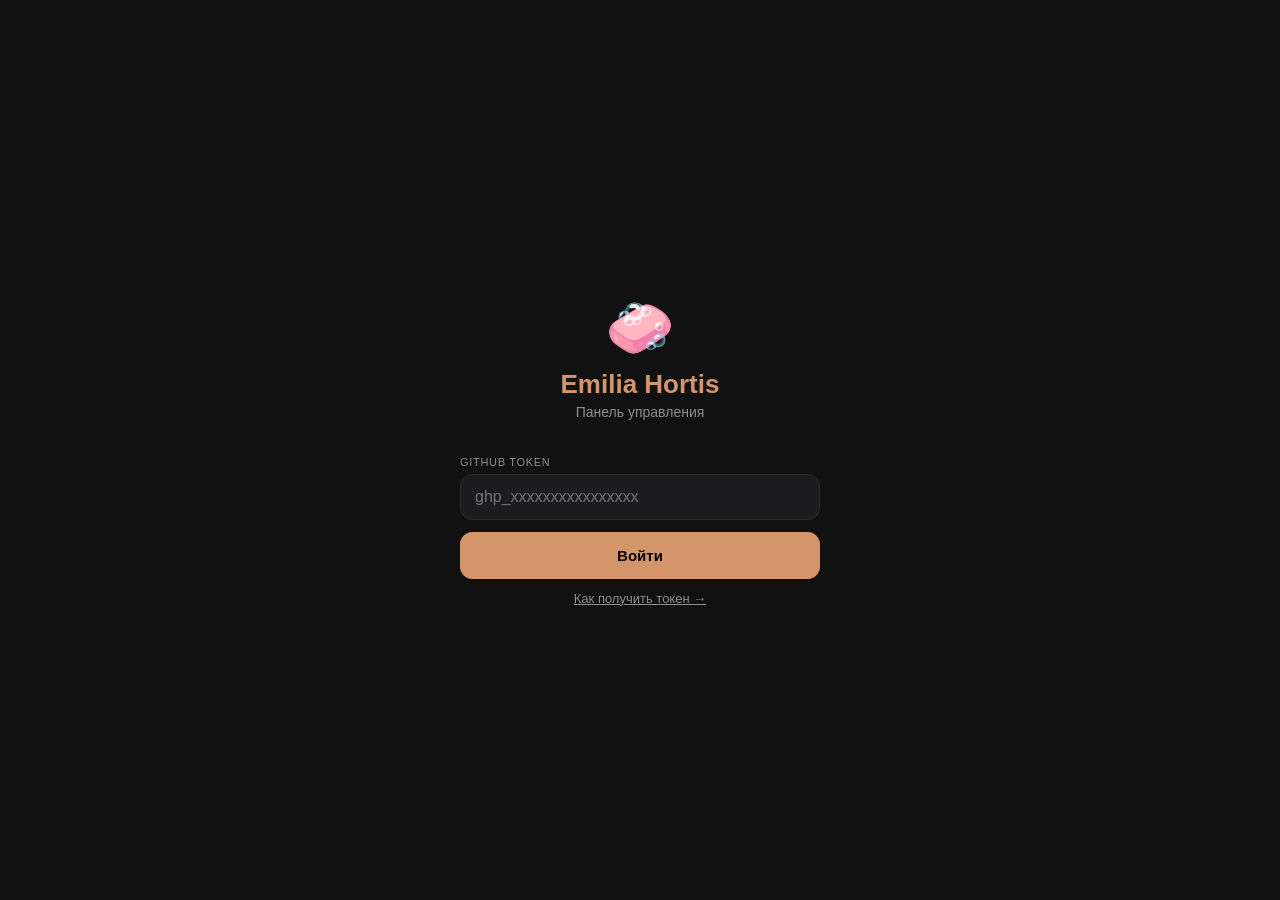
<file: admin.html>
<!DOCTYPE html>
<html lang="ru">
<head>
  <meta charset="UTF-8">
  <meta name="viewport" content="width=device-width, initial-scale=1.0, maximum-scale=1.0, user-scalable=no">
  <title>Emilia Hortis — Управление</title>
  <style>
    :root {
      --bg:      #111;
      --surface: #1c1c1e;
      --border:  #2c2c2e;
      --accent:  #d4956a;
      --text:    #f0f0ea;
      --text2:   #8e8e93;
      --danger:  #c46060;
      --green:   #4caf7d;
      --sb:      env(safe-area-inset-bottom, 0px);
    }
    * { box-sizing: border-box; margin: 0; padding: 0; -webkit-tap-highlight-color: transparent; }
    body { font-family: -apple-system, 'Helvetica Neue', sans-serif; background: var(--bg); color: var(--text); min-height: 100vh; }
    .hidden { display: none !important; }
    .header {
      position: sticky; top: 0; z-index: 10;
      background: var(--surface); border-bottom: 1px solid var(--border);
      padding: 14px 16px;
      display: flex; align-items: center; justify-content: space-between;
    }
    .header-title { font-size: 17px; font-weight: 600; color: var(--accent); }
    .btn {
      display: block; width: 100%; padding: 14px 16px;
      background: var(--surface); border: 1px solid var(--border);
      border-radius: 12px; color: var(--text); font-size: 15px;
      text-align: center; cursor: pointer;
    }
    .btn:active { opacity: 0.7; }
    .btn-accent  { background: var(--accent); color: #000; border-color: var(--accent); font-weight: 600; }
    .btn-danger  { color: var(--danger); border-color: #3a1e1e; background: #1e1010; }
    .btn-small   { padding: 8px 14px; width: auto; font-size: 13px; display: inline-block; border-radius: 10px; }
    .btn-icon    { background: none; border: none; color: var(--text2); font-size: 22px; padding: 4px 8px; cursor: pointer; }
    #login-screen {
      display: flex; flex-direction: column; align-items: center; justify-content: center;
      min-height: 100vh; padding: 32px 24px;
    }
    .login-logo  { font-size: 56px; margin-bottom: 8px; }
    .login-title { font-size: 26px; font-weight: 700; color: var(--accent); margin-bottom: 4px; }
    .login-sub   { font-size: 14px; color: var(--text2); margin-bottom: 36px; }
    .login-form  { width: 100%; max-width: 360px; display: flex; flex-direction: column; gap: 12px; }
    .field-group { display: flex; flex-direction: column; gap: 6px; }
    .field-label { font-size: 11px; color: var(--text2); text-transform: uppercase; letter-spacing: 0.7px; }
    .field-input {
      background: var(--surface); border: 1px solid var(--border);
      border-radius: 12px; padding: 13px 14px;
      color: var(--text); font-size: 16px; width: 100%; -webkit-appearance: none;
    }
    .field-input:focus { outline: none; border-color: var(--accent); }
    textarea.field-input { resize: none; font-family: inherit; line-height: 1.5; }
    select.field-input {
      background-image: url("data:image/svg+xml,%3Csvg xmlns='http://www.w3.org/2000/svg' width='10' height='6'%3E%3Cpath d='M5 6L0 0h10z' fill='%238e8e93'/%3E%3C/svg%3E");
      background-repeat: no-repeat; background-position: right 14px center;
      padding-right: 36px; -webkit-appearance: none; appearance: none;
    }
    .main-content { padding: 12px 16px; padding-bottom: calc(90px + var(--sb)); }
    .category-header {
      font-size: 11px; font-weight: 600; text-transform: uppercase;
      letter-spacing: 1px; color: var(--text2); margin: 18px 0 8px;
    }
    .product-item {
      display: flex; align-items: center; gap: 12px;
      background: var(--surface); border: 1px solid var(--border);
      border-radius: 12px; padding: 12px 14px; margin-bottom: 8px;
      cursor: pointer;
    }
    .product-item:active { opacity: 0.7; }
    .product-thumb { width: 50px; height: 50px; border-radius: 10px; object-fit: cover; background: #2a2a2a; flex-shrink: 0; }
    .product-placeholder { width: 50px; height: 50px; border-radius: 10px; background: #2a2a2a; display: flex; align-items: center; justify-content: center; flex-shrink: 0; font-size: 22px; }
    .product-info { flex: 1; min-width: 0; }
    .product-name { font-size: 15px; font-weight: 500; white-space: nowrap; overflow: hidden; text-overflow: ellipsis; }
    .product-meta { font-size: 12px; color: var(--text2); margin-top: 3px; }
    .publish-bar {
      position: fixed; bottom: 0; left: 0; right: 0;
      background: var(--surface); border-top: 1px solid var(--border);
      padding: 12px 16px; padding-bottom: calc(12px + var(--sb));
    }
    .publish-bar .btn { border-radius: 14px; padding: 16px; font-size: 16px; }
    .modal-overlay {
      position: fixed; inset: 0; z-index: 100;
      background: rgba(0,0,0,0.75);
      display: flex; align-items: flex-end;
    }
    .modal-sheet {
      background: var(--surface); border-radius: 20px 20px 0 0;
      width: 100%; max-height: 94vh; overflow-y: auto;
      padding: 12px 16px 24px; padding-bottom: calc(24px + var(--sb));
    }
    .modal-handle { width: 36px; height: 4px; background: #444; border-radius: 2px; margin: 0 auto 16px; }
    .modal-title { font-size: 18px; font-weight: 600; margin-bottom: 18px; }
    .modal-form { display: flex; flex-direction: column; gap: 14px; }
    .row-2 { display: flex; gap: 10px; }
    .row-2 > * { flex: 1; }
    .toggle-row { display: flex; align-items: center; justify-content: space-between; padding: 6px 0; }
    .toggle-label { font-size: 15px; }
    .toggle { position: relative; width: 51px; height: 31px; flex-shrink: 0; }
    .toggle input { opacity: 0; width: 0; height: 0; }
    .toggle-slider { position: absolute; inset: 0; background: #3a3a3a; border-radius: 31px; cursor: pointer; transition: background .2s; }
    .toggle-slider:before { content: ''; position: absolute; width: 27px; height: 27px; left: 2px; bottom: 2px; background: #fff; border-radius: 50%; transition: transform .2s; }
    .toggle input:checked + .toggle-slider { background: var(--accent); }
    .toggle input:checked + .toggle-slider:before { transform: translateX(20px); }
    .photo-zone {
      border: 2px dashed var(--border); border-radius: 12px;
      min-height: 90px; display: flex; align-items: center; justify-content: center;
      flex-direction: column; gap: 6px; cursor: pointer; overflow: hidden; position: relative;
    }
    .photo-zone:active { border-color: var(--accent); }
    .photo-zone img { width: 100%; max-height: 200px; object-fit: contain; display: block; }
    .photo-hint { font-size: 13px; color: var(--text2); text-align: center; }
    .tab-bar {
      display: flex;
      background: var(--surface);
      border-bottom: 1px solid var(--border);
      position: sticky;
      top: 57px;
      z-index: 9;
    }
    .tab-btn {
      flex: 1; padding: 10px;
      background: none; border: none;
      border-bottom: 2px solid transparent;
      color: var(--text2); font-size: 14px;
      cursor: pointer; font-family: inherit;
    }
    .tab-btn.active { color: var(--accent); border-bottom-color: var(--accent); font-weight: 600; }
    .photo-strip { display: flex; flex-wrap: wrap; gap: 8px; }
    .photo-thumb-wrap { position: relative; }
    .photo-thumb-img { width: 72px; height: 72px; border-radius: 10px; object-fit: cover; display: block; }
    .photo-thumb-del {
      position: absolute; top: -6px; right: -6px;
      background: var(--danger); color: #fff; border: none;
      border-radius: 50%; width: 20px; height: 20px;
      font-size: 13px; cursor: pointer;
      display: flex; align-items: center; justify-content: center;
    }
    .photo-add {
      width: 72px; height: 72px; border-radius: 10px;
      border: 2px dashed var(--border);
      display: flex; align-items: center; justify-content: center;
      font-size: 28px; color: var(--text2); cursor: pointer;
    }
    .photo-add:active { border-color: var(--accent); color: var(--accent); }
    .img-broken {
      display: flex; align-items: center; justify-content: center;
      flex-direction: column; gap: 2px; text-align: center;
      background: #3a2424; color: #e08a8a; border-radius: 10px;
    }
    .img-broken .lbl { font-size: 10px; line-height: 1.2; }
    .img-broken.size-s { width: 50px; height: 50px; font-size: 18px; flex-shrink: 0; }
    .img-broken.size-m { width: 72px; height: 72px; font-size: 20px; }
    .img-broken.size-l { width: 100%; height: 120px; font-size: 28px; }
    .confirm-overlay {
      position: fixed; inset: 0; z-index: 200;
      background: rgba(0,0,0,0.85);
      display: flex; align-items: center; justify-content: center;
      padding: 24px;
    }
    .confirm-box {
      background: var(--surface); border-radius: 16px;
      padding: 24px; width: 100%; max-width: 320px; text-align: center;
    }
    .confirm-box h3 { font-size: 18px; margin-bottom: 10px; }
    .confirm-box p { font-size: 14px; color: var(--text2); margin-bottom: 22px; line-height: 1.55; white-space: pre-line; }
    .confirm-row { display: flex; gap: 10px; }
    .confirm-row .btn { border-radius: 12px; }
    .toast {
      position: fixed; bottom: calc(110px + var(--sb)); left: 50%;
      transform: translateX(-50%);
      background: rgba(28,28,30,0.96); border: 1px solid #3a3a3a;
      padding: 10px 20px; border-radius: 20px; font-size: 14px;
      white-space: nowrap; z-index: 300;
      animation: toastIn 0.2s ease;
    }
    @keyframes toastIn { from { opacity:0; transform:translate(-50%,8px); } to { opacity:1; transform:translate(-50%,0); } }
    .spinner {
      display: inline-block; width: 22px; height: 22px;
      border: 2px solid rgba(255,255,255,0.15); border-top-color: #fff;
      border-radius: 50%; animation: spin .7s linear infinite;
    }
    @keyframes spin { to { transform: rotate(360deg); } }
    a { color: var(--accent); }
  </style>
</head>
<body>

<div id="login-screen">
  <div class="login-logo">🧼</div>
  <div class="login-title">Emilia Hortis</div>
  <div class="login-sub">Панель управления</div>
  <div class="login-form">
    <div class="field-group">
      <div class="field-label">GitHub Token</div>
      <input type="password" id="token-input" class="field-input"
        placeholder="ghp_xxxxxxxxxxxxxxxx"
        autocomplete="off" autocorrect="off" spellcheck="false">
    </div>
    <button class="btn btn-accent" id="login-btn" onclick="doLogin()">Войти</button>
    <div id="login-error" class="hidden" style="color:var(--danger);font-size:13px;text-align:center"></div>
    <a href="https://github.com/settings/tokens/new?scopes=public_repo&description=DAMI+admin"
       target="_blank" style="font-size:13px;text-align:center;display:block;color:var(--text2)">
      Как получить токен →
    </a>
  </div>
</div>

<div id="main-screen" class="hidden">
  <div class="header">
    <div class="header-title">🧼 Emilia Hortis</div>
    <div style="display:flex;align-items:center;gap:6px">
      <button class="btn btn-small btn-accent" id="add-btn" onclick="openAdd()">+ Добавить</button>
      <button class="btn-icon" onclick="confirmLogout()">↩</button>
    </div>
  </div>

  <div class="tab-bar">
    <button class="tab-btn active" id="tab-btn-products" onclick="switchTab('products')">Товары</button>
    <button class="tab-btn" id="tab-btn-site" onclick="switchTab('site')">Сайт</button>
  </div>

  <div class="main-content" id="products-tab">
    <div id="products-list"></div>
  </div>

  <div class="main-content hidden" id="site-tab">
    <div class="category-header">🏠 Главная страница</div>
    <div class="product-item" onclick="openSiteEdit('hero-image')">
      <div class="product-placeholder">🌿</div>
      <div class="product-info"><div class="product-name">Фото баннера</div><div class="product-meta" id="se-hero-path"></div></div>
      <div style="color:#444;font-size:22px">›</div>
    </div>

    <div class="category-header">👤 Блок «О себе»</div>
    <div class="product-item" onclick="openSiteEdit('about-image')">
      <div class="product-placeholder">🤳</div>
      <div class="product-info"><div class="product-name">Фото Эмилии</div><div class="product-meta" id="se-about-img"></div></div>
      <div style="color:#444;font-size:22px">›</div>
    </div>
    <div class="product-item" onclick="openSiteEdit('about-text')">
      <div class="product-placeholder">✏️</div>
      <div class="product-info"><div class="product-name">Текст биографии</div><div class="product-meta" id="se-about-text-preview" style="overflow:hidden;text-overflow:ellipsis;white-space:nowrap"></div></div>
      <div style="color:#444;font-size:22px">›</div>
    </div>

    <div class="category-header">🗂 Карточки каталога</div>
    <div class="product-item" onclick="openSiteEdit('card-soap')">
      <div class="product-placeholder">🧼</div>
      <div class="product-info"><div class="product-name">Мыло — фото</div><div class="product-meta" id="se-card-soap"></div></div>
      <div style="color:#444;font-size:22px">›</div>
    </div>
    <div class="product-item" onclick="openSiteEdit('card-cosmetics')">
      <div class="product-placeholder">🌸</div>
      <div class="product-info"><div class="product-name">Косметика — фото</div><div class="product-meta" id="se-card-cosmetics"></div></div>
      <div style="color:#444;font-size:22px">›</div>
    </div>
    <div class="product-item" onclick="openSiteEdit('card-teas')">
      <div class="product-placeholder">🍵</div>
      <div class="product-info"><div class="product-name">Чаи — фото</div><div class="product-meta" id="se-card-teas"></div></div>
      <div style="color:#444;font-size:22px">›</div>
    </div>
    <div class="product-item" onclick="openSiteEdit('card-sets')">
      <div class="product-placeholder">🎁</div>
      <div class="product-info"><div class="product-name">Наборы — фото</div><div class="product-meta" id="se-card-sets"></div></div>
      <div style="color:#444;font-size:22px">›</div>
    </div>

    <div class="category-header">🖼 Страница «Наборы»</div>
    <div class="product-item" onclick="openSiteEdit('sets-gallery')">
      <div class="product-placeholder">🖼️</div>
      <div class="product-info"><div class="product-name">Фото на странице</div><div class="product-meta" id="se-sets-gallery"></div></div>
      <div style="color:#444;font-size:22px">›</div>
    </div>
  </div>

  <div class="publish-bar">
    <button class="btn btn-accent" id="pub-btn" onclick="openPublishConfirm()">
      Опубликовать на сайте
    </button>
  </div>
</div>

<div class="modal-overlay hidden" id="edit-modal" onclick="onModalBgClick(event)">
  <div class="modal-sheet" id="edit-sheet">
    <div class="modal-handle"></div>
    <div class="modal-title" id="edit-title">Товар</div>
    <div class="modal-form">

      <div class="field-group">
        <div class="field-label">Название</div>
        <input type="text" id="f-name" class="field-input" placeholder="Название товара">
      </div>

      <div class="row-2">
        <div class="field-group">
          <div class="field-label">Категория</div>
          <select id="f-cat" class="field-input" onchange="onCatChange()">
            <option value="soap">🧼 Мыло</option>
            <option value="face">🌸 Для лица</option>
            <option value="body">💆 Для тела</option>
            <option value="hair">💇 Для волос</option>
            <option value="tea">🍵 Чаи</option>
            <option value="set">🎁 Наборы</option>
          </select>
        </div>
        <div class="field-group" id="subcat-wrap">
          <div class="field-label">Подкатегория</div>
          <select id="f-subcat" class="field-input">
            <option value="all">Все виды</option>
            <option value="dry">Для сухой кожи</option>
            <option value="cleansing">Очищающее</option>
            <option value="children">Детское</option>
            <option value="archive">Прошлые коллекции</option>
          </select>
        </div>
      </div>

      <div class="field-group">
        <div class="field-label">Описание</div>
        <textarea id="f-desc" class="field-input" rows="6" placeholder="Описание товара..."></textarea>
      </div>

      <div class="row-2">
        <div class="field-group">
          <div class="field-label">Вес / Объём</div>
          <input type="text" id="f-weight" class="field-input" placeholder="100г">
        </div>
        <div class="field-group">
          <div class="field-label">Цена (₽)</div>
          <input type="number" id="f-price" class="field-input" placeholder="—">
        </div>
      </div>

      <div class="field-group">
        <div class="field-label">Фото</div>
        <div class="photo-strip" id="photo-strip"></div>
        <input type="file" id="f-file-add" accept="image/*" style="display:none" onchange="onPhotoAdd(event)">
        <div style="font-size:11px;color:var(--text2);margin-top:4px">Первое фото — главное (в каталоге)</div>
      </div>

      <div class="toggle-row">
        <div class="toggle-label">Показывать на главной ⭐</div>
        <label class="toggle">
          <input type="checkbox" id="f-featured">
          <span class="toggle-slider"></span>
        </label>
      </div>

      <div class="row-2" style="margin-top:4px">
        <button class="btn" onclick="closeEdit()">Отмена</button>
        <button class="btn btn-accent" style="flex:2" onclick="saveProduct()">Сохранить</button>
      </div>
      <button class="btn btn-danger" id="del-btn" onclick="deleteProduct()">Удалить товар</button>
    </div>
  </div>
</div>

<div class="confirm-overlay hidden" id="confirm-modal">
  <div class="confirm-box">
    <h3 id="conf-title"></h3>
    <p id="conf-text"></p>
    <div class="confirm-row">
      <button class="btn" style="flex:1" onclick="closeConfirm()">Отмена</button>
      <button class="btn btn-accent" style="flex:2" id="conf-ok">ОК</button>
    </div>
  </div>
</div>

<div class="modal-overlay hidden" id="site-edit-modal" onclick="onSiteModalBgClick(event)">
  <div class="modal-sheet" id="site-edit-sheet">
    <div class="modal-handle"></div>
    <div class="modal-title" id="site-edit-title">Редактировать</div>
    <div class="modal-form" id="site-edit-form"></div>
  </div>
</div>

<script>
'use strict';

const REPO = { owner: 'DamirNine', name: 'my-soap-shop', branch: 'main', file: 'products.js' };

const CAT = {
  soap: { label: 'Мыло',      icon: '🧼' },
  face: { label: 'Для лица',  icon: '🌸' },
  body: { label: 'Для тела',  icon: '💆' },
  hair: { label: 'Для волос', icon: '💇' },
  tea:  { label: 'Чаи',       icon: '🍵' },
  set:  { label: 'Наборы',    icon: '🎁' },
};

let products = [];
let fileSHA  = null;
let editIdx  = null;
let newImages = {};
let currentTab   = 'products';
let configSHA    = null;
let configData   = {
  hero: { image: 'images/hero.jpg' },
  about: { image: 'images/about.jpg', text: '' },
  categoryCards: { soap: null, cosmetics: 'images/cosmetics-card.jpg', teas: 'images/teas-card.jpg', sets: null },
  setsGallery: []
};
let newConfigImages = {};
let configDirty  = false;
let editPhotos   = [];
let galleryPhotos = [];
let siteEditKey  = null;

function switchTab(tab) {
  currentTab = tab;
  document.getElementById('tab-btn-products').classList.toggle('active', tab === 'products');
  document.getElementById('tab-btn-site').classList.toggle('active', tab === 'site');
  document.getElementById('products-tab').classList.toggle('hidden', tab !== 'products');
  document.getElementById('site-tab').classList.toggle('hidden', tab !== 'site');
  document.getElementById('add-btn').classList.toggle('hidden', tab !== 'products');
}

function renderPhotoStrip() {
  const strip = document.getElementById('photo-strip');
  if (!strip) return;
  let html = editPhotos.map((ph, i) => {
    const src = ph.b64
      ? `data:image/jpeg;base64,${ph.b64}`
      : `https://raw.githubusercontent.com/${REPO.owner}/${REPO.name}/${REPO.branch}/${ph.path}`;
    return `<div class="photo-thumb-wrap">
      <img class="photo-thumb-img" src="${src}" onerror="imgErr(this,'m')">
      <button class="photo-thumb-del" onclick="removePhoto(${i})">×</button>
    </div>`;
  }).join('');
  html += `<div class="photo-add" onclick="document.getElementById('f-file-add').click()">＋</div>`;
  strip.innerHTML = html;
}

function removePhoto(i) {
  editPhotos.splice(i, 1);
  renderPhotoStrip();
}

async function onPhotoAdd(e) {
  const file = e.target.files[0];
  e.target.value = '';
  if (!file) return;
  try {
    const b64  = await fileToJpegB64(file);
    const path = jpgPath(file.name);
    editPhotos.push({ path, b64, isNew: true });
    renderPhotoStrip();
  } catch(_) {
    toast('❌ Этот формат фото не открывается в браузере. На iPhone: Настройки → Камера → Форматы → «Совместимые», или отправь фото себе через Сообщения/AirDrop — так оно станет JPG.');
  }
}

const getToken = () => localStorage.getItem('dami_gh_token');

async function doLogin() {
  const token = document.getElementById('token-input').value.trim();
  if (!token) return;
  const btn = document.getElementById('login-btn');
  btn.innerHTML = '<div class="spinner" style="margin:0 auto"></div>';
  btn.disabled = true;

  try {
    const r = await fetch(`https://api.github.com/repos/${REPO.owner}/${REPO.name}`, {
      headers: { Authorization: `token ${token}` }
    });
    if (!r.ok) throw new Error('Токен неверный или нет доступа к репозиторию');
    localStorage.setItem('dami_gh_token', token);
    await loadMain();
  } catch(e) {
    showLoginError(e.message);
    btn.textContent = 'Войти';
    btn.disabled = false;
  }
}

function showLoginError(msg) {
  const el = document.getElementById('login-error');
  el.textContent = msg;
  el.classList.remove('hidden');
}

function confirmLogout() {
  openConfirm('Выйти?', 'Токен будет удалён с этого устройства.', () => {
    localStorage.removeItem('dami_gh_token');
    location.reload();
  });
}

async function ghGet(path) {
  const r = await fetch(`https://api.github.com/repos/${REPO.owner}/${REPO.name}/${path}`, {
    headers: { Authorization: `token ${getToken()}`, Accept: 'application/vnd.github.v3+json' }
  });
  if (!r.ok) throw new Error(`GitHub ${r.status}: ${path}`);
  return r.json();
}

async function ghPut(path, contentStr, sha, msg) {
  return ghPutRaw(path, b64encode(contentStr), sha, msg);
}

async function ghPutRaw(path, base64, sha, msg) {
  const body = { message: msg, content: base64, branch: REPO.branch };
  if (sha) body.sha = sha;
  const r = await fetch(`https://api.github.com/repos/${REPO.owner}/${REPO.name}/contents/${path}`, {
    method: 'PUT',
    headers: { Authorization: `token ${getToken()}`, 'Content-Type': 'application/json' },
    body: JSON.stringify(body),
  });
  if (!r.ok) { const e = await r.json(); throw new Error(e.message || `GitHub PUT error ${r.status}`); }
  return r.json();
}

async function loadMain() {
  try {
    const data = await ghGet(`contents/${REPO.file}`);
    fileSHA = data.sha;
    const js = b64decode(data.content);
    products = new Function(js + '\n;return typeof PRODUCTS!=="undefined"?PRODUCTS:[];')();

    try {
      const cfgData = await ghGet('contents/config.js');
      configSHA = cfgData.sha;
      const cfgJs = b64decode(cfgData.content);
      configData = new Function(cfgJs + '\n;return typeof CONFIG!=="undefined"?CONFIG:{};')();
    } catch(_) {
      configSHA = null;
    }

    document.getElementById('login-screen').classList.add('hidden');
    document.getElementById('main-screen').classList.remove('hidden');
    render();
    renderSiteTab();
  } catch(e) {
    throw e;
  }
}

function render() {
  const el = document.getElementById('products-list');
  let html = '';

  for (const [cat, info] of Object.entries(CAT)) {
    const items = products.filter(p => p.category === cat);
    if (!items.length) continue;
    html += `<div class="category-header">${info.icon} ${info.label} <span style="color:#555">(${items.length})</span></div>`;

    for (const p of items) {
      const idx = products.indexOf(p);
      const rawUrl = p.image
        ? `https://raw.githubusercontent.com/${REPO.owner}/${REPO.name}/${REPO.branch}/${p.image}`
        : null;
      const pendingB64 = p.image && newImages[p.image];
      const thumbSrc = pendingB64
        ? `data:image/jpeg;base64,${pendingB64}`
        : rawUrl;

      const star = p.featured ? ' ⭐' : '';
      const meta = [p.weight, p.price ? p.price + ' ₽' : null].filter(Boolean).join(' · ');

      html += `<div class="product-item" onclick="openEdit(${idx})">
        ${thumbSrc
          ? `<img class="product-thumb" src="${thumbSrc}" alt="" onerror="imgErr(this,'s')">`
          : `<div class="product-placeholder">${info.icon}</div>`
        }
        <div class="product-info">
          <div class="product-name">${esc(p.name)}${star}</div>
          ${meta ? `<div class="product-meta">${meta}</div>` : ''}
        </div>
        <div style="color:#444;font-size:22px">›</div>
      </div>`;
    }
  }

  el.innerHTML = html || '<div style="color:#555;text-align:center;padding:60px">Товаров нет</div>';
}

function openEdit(idx) {
  editIdx = idx;
  const p = products[idx];
  document.getElementById('edit-title').textContent = 'Редактировать';
  document.getElementById('f-name').value    = p.name        || '';
  document.getElementById('f-cat').value     = p.category    || 'soap';
  document.getElementById('f-subcat').value  = p.subcategory || 'all';
  document.getElementById('f-desc').value    = p.description || '';
  document.getElementById('f-weight').value  = p.weight      || '';
  document.getElementById('f-price').value   = p.price       || '';
  document.getElementById('f-featured').checked = !!p.featured;
  document.getElementById('del-btn').classList.remove('hidden');
  onCatChange();
  editPhotos = [];
  if (p.image) editPhotos.push({ path: p.image, b64: newImages[p.image] || null, isNew: false });
  (p.images || []).forEach(img => editPhotos.push({ path: img, b64: newImages[img] || null, isNew: false }));
  renderPhotoStrip();
  showModal();
}

function openAdd() {
  editIdx = null;
  document.getElementById('edit-title').textContent = 'Новый товар';
  document.getElementById('f-name').value    = '';
  document.getElementById('f-cat').value     = 'soap';
  document.getElementById('f-subcat').value  = 'all';
  document.getElementById('f-desc').value    = '';
  document.getElementById('f-weight').value  = '';
  document.getElementById('f-price').value   = '';
  document.getElementById('f-featured').checked = false;
  document.getElementById('del-btn').classList.add('hidden');
  onCatChange();
  editPhotos = [];
  renderPhotoStrip();
  showModal();
}

function showModal() {
  document.getElementById('edit-modal').classList.remove('hidden');
  document.body.style.overflow = 'hidden';
  document.getElementById('edit-sheet').scrollTop = 0;
}

function closeEdit() {
  document.getElementById('edit-modal').classList.add('hidden');
  document.body.style.overflow = '';
}

function onModalBgClick(e) {
  if (e.target === document.getElementById('edit-modal')) closeEdit();
}

function onCatChange() {
  const cat = document.getElementById('f-cat').value;
  document.getElementById('subcat-wrap').style.display = cat === 'soap' ? '' : 'none';
}

function saveProduct() {
  const name = document.getElementById('f-name').value.trim();
  if (!name) { toast('Введите название'); return; }

  const cat      = document.getElementById('f-cat').value;
  const subcat   = cat === 'soap' ? document.getElementById('f-subcat').value : null;
  const desc     = document.getElementById('f-desc').value.trim();
  const weight   = document.getElementById('f-weight').value.trim() || null;
  const priceRaw = document.getElementById('f-price').value.trim();
  const price    = priceRaw ? Number(priceRaw) : null;
  const featured = document.getElementById('f-featured').checked;

  editPhotos.forEach(ph => { if (ph.isNew) newImages[ph.path] = ph.b64; });
  const paths  = editPhotos.map(ph => ph.path);
  const image  = paths[0] || null;
  const images = paths.slice(1);

  if (editIdx !== null) {
    products[editIdx] = {
      ...products[editIdx],
      name, category: cat, subcategory: subcat,
      description: desc, weight, price, image,
      images: images.length ? images : undefined,
      featured
    };
  } else {
    const maxId = products.reduce((m, p) => Math.max(m, p.id || 0), 0);
    products.push({
      id: maxId + 1, name, category: cat, subcategory: subcat,
      description: desc, weight, price, image,
      images: images.length ? images : undefined,
      featured
    });
  }

  closeEdit();
  render();
  toast('Сохранено — нажми «Опубликовать» чтобы выложить');
}

function deleteProduct() {
  if (editIdx === null) return;
  const name = products[editIdx].name;
  openConfirm('Удалить товар?', `«${name}» будет удалён.\nНажми «Опубликовать» чтобы изменения вступили в силу.`, () => {
    products.splice(editIdx, 1);
    closeEdit();
    render();
    toast('Удалено');
  });
}

function openPublishConfirm() {
  const imgN = Object.keys(newImages).length + Object.keys(newConfigImages).length;
  let text = 'Изменения сохранятся на GitHub.\nСайт обновится примерно через 1 минуту.';
  if (imgN) text += `\n\nНовых фото для загрузки: ${imgN}`;
  openConfirm('Опубликовать на сайте?', text, doPublish);
}

async function doPublish() {
  const btn = document.getElementById('pub-btn');
  btn.disabled = true;
  btn.innerHTML = '<div class="spinner" style="margin:0 auto"></div>';
  try {
    for (const [path, b64] of Object.entries(newImages)) {
      let sha = null;
      try { const ex = await ghGet(`contents/${path}`); sha = ex.sha; } catch(_) {}
      await ghPutRaw(path, b64, sha, `Admin: фото ${path.split('/').pop()}`);
    }

    for (const [path, b64] of Object.entries(newConfigImages)) {
      let sha = null;
      try { const ex = await ghGet(`contents/${path}`); sha = ex.sha; } catch(_) {}
      await ghPutRaw(path, b64, sha, `Admin: фото сайта ${path.split('/').pop()}`);
    }

    const jsRes = await ghPut(REPO.file, makeProductsJs(products), fileSHA, 'Admin: обновление каталога');
    fileSHA = jsRes.content.sha;

    if (configDirty) {
      const cfgRes = await ghPut('config.js', makeConfigJs(configData), configSHA, 'Admin: настройки сайта');
      configSHA = cfgRes.content.sha;
      configDirty = false;
    }

    newImages = {};
    newConfigImages = {};

    toast('✅ Опубликовано! Обновление через ~1 мин.');
  } catch(e) {
    toast('❌ Ошибка: ' + e.message);
  } finally {
    btn.disabled = false;
    btn.textContent = 'Опубликовать на сайте';
  }
}

function makeProductsJs(arr) {
  const ts = new Date().toLocaleString('ru-RU');
  const lines = arr.map(p => {
    const imagesStr = (p.images && p.images.length)
      ? `, images: [${p.images.map(jss).join(', ')}]`
      : '';
    return `  { id: ${p.id}, name: ${jss(p.name)}, category: ${jss(p.category)}, subcategory: ${p.subcategory === null ? 'null' : jss(p.subcategory)},\n    description: ${jss(p.description || '')},\n    weight: ${p.weight == null ? 'null' : jss(p.weight)}, price: ${p.price == null ? 'null' : p.price}, image: ${p.image == null ? 'null' : jss(p.image)}${imagesStr}, featured: ${!!p.featured} }`;
  });
  return `// Обновлено через панель управления Emilia Hortis: ${ts}\n\nconst PRODUCTS = [\n\n${lines.join(',\n\n')}\n\n];\n`;
}

function renderSiteTab() {
  const set = (id, val) => { const el = document.getElementById(id); if (el) el.textContent = val || '—'; };
  set('se-hero-path',         configData.hero && configData.hero.image);
  set('se-about-img',         configData.about && configData.about.image);
  const t = (configData.about && configData.about.text) || '';
  set('se-about-text-preview', t.slice(0, 50) + (t.length > 50 ? '…' : ''));
  set('se-card-soap',         configData.categoryCards && configData.categoryCards.soap);
  set('se-card-cosmetics',    configData.categoryCards && configData.categoryCards.cosmetics);
  set('se-card-teas',         configData.categoryCards && configData.categoryCards.teas);
  set('se-card-sets',         configData.categoryCards && configData.categoryCards.sets);
  const galleryN = (configData.setsGallery || []).length;
  set('se-sets-gallery', galleryN ? `${galleryN} фото` : null);
}

const SITE_TITLES = {
  'hero-image': 'Фото баннера', 'about-image': 'Фото Эмилии',
  'about-text': 'Текст биографии', 'card-soap': 'Мыло — фото', 'card-cosmetics': 'Косметика — фото',
  'card-teas': 'Чаи — фото', 'card-sets': 'Наборы — фото',
  'sets-gallery': 'Наборы — фото на странице',
};

function getSiteImagePath(key) {
  const c = configData;
  if (key === 'hero-image')     return c.hero && c.hero.image;
  if (key === 'about-image')    return c.about && c.about.image;
  if (key === 'card-soap')      return c.categoryCards && c.categoryCards.soap;
  if (key === 'card-cosmetics') return c.categoryCards && c.categoryCards.cosmetics;
  if (key === 'card-teas')      return c.categoryCards && c.categoryCards.teas;
  if (key === 'card-sets')      return c.categoryCards && c.categoryCards.sets;
  return null;
}

function setSiteImagePath(key, path) {
  const c = configData;
  if (key === 'hero-image')     c.hero = { ...c.hero, image: path };
  if (key === 'about-image')    c.about = { ...c.about, image: path };
  if (key === 'card-soap')      c.categoryCards = { ...c.categoryCards, soap: path };
  if (key === 'card-cosmetics') c.categoryCards = { ...c.categoryCards, cosmetics: path };
  if (key === 'card-teas')      c.categoryCards = { ...c.categoryCards, teas: path };
  if (key === 'card-sets')      c.categoryCards = { ...c.categoryCards, sets: path };
}

function openSiteEdit(key) {
  siteEditKey = key;
  document.getElementById('site-edit-title').textContent = SITE_TITLES[key] || key;
  const form = document.getElementById('site-edit-form');

  if (key === 'about-text') {
    const txt = (configData.about && configData.about.text) || '';
    form.innerHTML = `
      <div class="field-group">
        <div class="field-label">Текст (Enter = новая строка)</div>
        <textarea id="se-textarea" class="field-input" rows="12">${esc(txt)}</textarea>
      </div>
      <div class="row-2">
        <button class="btn" onclick="closeSiteEdit()">Отмена</button>
        <button class="btn btn-accent" style="flex:2" onclick="saveSiteText()">Сохранить</button>
      </div>`;
  } else if (key === 'sets-gallery') {
    galleryPhotos = (configData.setsGallery || []).map(path =>
      ({ path, b64: newConfigImages[path] || null, isNew: false }));
    form.innerHTML = `
      <div class="field-group">
        <div class="field-label">Фото на странице «Наборы» (показываются над товарами)</div>
        <div class="photo-strip" id="gallery-photo-strip"></div>
        <input type="file" id="gallery-file-add" accept="image/*" style="display:none" onchange="onGalleryPhotoAdd(event)">
      </div>
      <div class="row-2">
        <button class="btn" onclick="closeSiteEdit()">Отмена</button>
        <button class="btn btn-accent" style="flex:2" onclick="saveGallery()">Сохранить</button>
      </div>`;
    renderGalleryStrip();
  } else {
    const curPath = getSiteImagePath(key);
    const pendB64 = curPath && newConfigImages[curPath];
    const prevSrc = pendB64
      ? `data:image/jpeg;base64,${pendB64}`
      : curPath ? `https://raw.githubusercontent.com/${REPO.owner}/${REPO.name}/${REPO.branch}/${curPath}` : null;
    form.innerHTML = `
      <div class="field-group">
        <div class="field-label">Фото</div>
        <div class="photo-zone" onclick="document.getElementById('se-file').click()">
          ${prevSrc
            ? `<img src="${prevSrc}" style="width:100%;max-height:220px;object-fit:contain" onerror="imgErr(this,'l')">`
            : `<div style="text-align:center"><div style="font-size:34px">📷</div><div class="photo-hint">Нажмите чтобы выбрать фото</div></div>`}
        </div>
        <input type="file" id="se-file" accept="image/*" style="display:none" onchange="onSiteFileChange(event)">
        ${curPath ? `<div style="font-size:11px;color:var(--text2);margin-top:4px">📁 ${curPath}</div>` : ''}
      </div>
      <div class="row-2"><button class="btn" style="flex:1" onclick="closeSiteEdit()">Закрыть</button></div>`;
  }

  document.getElementById('site-edit-modal').classList.remove('hidden');
  document.body.style.overflow = 'hidden';
  document.getElementById('site-edit-sheet').scrollTop = 0;
}

function closeSiteEdit() {
  document.getElementById('site-edit-modal').classList.add('hidden');
  document.body.style.overflow = '';
}

function onSiteModalBgClick(e) {
  if (e.target === document.getElementById('site-edit-modal')) closeSiteEdit();
}

async function onSiteFileChange(e) {
  const file = e.target.files[0];
  e.target.value = '';
  if (!file) return;
  try {
    const b64  = await fileToJpegB64(file);
    const path = jpgPath(file.name);
    newConfigImages[path] = b64;
    setSiteImagePath(siteEditKey, path);
    configDirty = true;
    closeSiteEdit();
    renderSiteTab();
    toast('фото выбрано — нажми «Опубликовать»');
  } catch(_) {
    toast('❌ Этот формат фото не открывается в браузере. На iPhone: Настройки → Камера → Форматы → «Совместимые», или отправь фото себе через Сообщения/AirDrop — так оно станет JPG.');
  }
}

function saveSiteText() {
  configData.about = { ...configData.about, text: document.getElementById('se-textarea').value };
  configDirty = true;
  closeSiteEdit();
  renderSiteTab();
  toast('текст сохранён — нажми «Опубликовать»');
}

function renderGalleryStrip() {
  const strip = document.getElementById('gallery-photo-strip');
  if (!strip) return;
  let html = galleryPhotos.map((ph, i) => {
    const src = ph.b64
      ? `data:image/jpeg;base64,${ph.b64}`
      : `https://raw.githubusercontent.com/${REPO.owner}/${REPO.name}/${REPO.branch}/${ph.path}`;
    return `<div class="photo-thumb-wrap">
      <img class="photo-thumb-img" src="${src}" onerror="imgErr(this,'m')">
      <button class="photo-thumb-del" onclick="removeGalleryPhoto(${i})">×</button>
    </div>`;
  }).join('');
  html += `<div class="photo-add" onclick="document.getElementById('gallery-file-add').click()">＋</div>`;
  strip.innerHTML = html;
}

function removeGalleryPhoto(i) {
  galleryPhotos.splice(i, 1);
  renderGalleryStrip();
}

async function onGalleryPhotoAdd(e) {
  const file = e.target.files[0];
  e.target.value = '';
  if (!file) return;
  try {
    const b64  = await fileToJpegB64(file);
    const path = jpgPath(file.name);
    galleryPhotos.push({ path, b64, isNew: true });
    renderGalleryStrip();
  } catch(_) {
    toast('❌ Этот формат фото не открывается в браузере. На iPhone: Настройки → Камера → Форматы → «Совместимые», или отправь фото себе через Сообщения/AirDrop — так оно станет JPG.');
  }
}

function saveGallery() {
  galleryPhotos.forEach(ph => { if (ph.isNew) newConfigImages[ph.path] = ph.b64; });
  configData.setsGallery = galleryPhotos.map(ph => ph.path);
  configDirty = true;
  closeSiteEdit();
  renderSiteTab();
  toast('Сохранено — нажми «Опубликовать»');
}

function makeConfigJs(cfg) {
  const ts = new Date().toLocaleString('ru-RU');
  const q  = v => v == null ? 'null' : jss(v);
  const gallery = (cfg.setsGallery || []).map(jss).join(', ');
  return `// Настройки сайта Emilia Hortis. Обновлено: ${ts}\n\nconst CONFIG = {\n  hero: {\n    image: ${q(cfg.hero && cfg.hero.image)}\n  },\n  about: {\n    image: ${q(cfg.about && cfg.about.image)},\n    text: ${jss((cfg.about && cfg.about.text) || '')}\n  },\n  categoryCards: {\n    soap: ${q(cfg.categoryCards && cfg.categoryCards.soap)},\n    cosmetics: ${q(cfg.categoryCards && cfg.categoryCards.cosmetics)},\n    teas: ${q(cfg.categoryCards && cfg.categoryCards.teas)},\n    sets: ${q(cfg.categoryCards && cfg.categoryCards.sets)}\n  },\n  setsGallery: [${gallery}]\n};\n`;
}

function openConfirm(title, text, onOk) {
  document.getElementById('conf-title').textContent = title;
  document.getElementById('conf-text').textContent  = text;
  document.getElementById('conf-ok').onclick = () => { closeConfirm(); onOk(); };
  document.getElementById('confirm-modal').classList.remove('hidden');
}
function closeConfirm() { document.getElementById('confirm-modal').classList.add('hidden'); }

function b64encode(str) {
  return btoa(encodeURIComponent(str).replace(/%([0-9A-F]{2})/g, (_, p) => String.fromCharCode(parseInt(p, 16))));
}
function b64decode(b64) {
  return decodeURIComponent(Array.from(atob(b64.replace(/\s/g,'')), c => '%' + c.charCodeAt(0).toString(16).padStart(2,'0')).join(''));
}
function esc(s) { return String(s).replace(/&/g,'&amp;').replace(/</g,'&lt;').replace(/>/g,'&gt;'); }
function jss(s) { return JSON.stringify(String(s)); }
function sanitize(name) {
  return name.toLowerCase()
    .replace(/[^a-z0-9._-]/g, '-')
    .replace(/-+/g, '-')
    .replace(/^-+|-+(?=\.)/g, '') || 'photo';
}

function jpgPath(name) {
  const base = sanitize(name).replace(/\.[^.]*$/, '');
  return 'images/' + (base || 'photo') + '.jpg';
}

function imgErr(el, size) {
  const div = document.createElement('div');
  div.className = 'img-broken size-' + size;
  div.title = 'файл фото не найден в репозитории';
  div.innerHTML = '⚠️<div class="lbl">нет файла</div>';
  el.replaceWith(div);
}

const MAX_SIDE = 1600;
function fileToJpegB64(file) {
  return new Promise((resolve, reject) => {
    const reader = new FileReader();
    reader.onload = ev => {
      const img = new Image();
      img.onload = () => {
        let { width, height } = img;
        if (width > MAX_SIDE || height > MAX_SIDE) {
          const scale = MAX_SIDE / Math.max(width, height);
          width = Math.round(width * scale);
          height = Math.round(height * scale);
        }
        const canvas = document.createElement('canvas');
        canvas.width = width;
        canvas.height = height;
        canvas.getContext('2d').drawImage(img, 0, 0, width, height);
        resolve(canvas.toDataURL('image/jpeg', 0.88).split(',')[1]);
      };
      img.onerror = () => reject(new Error('unsupported-format'));
      img.src = ev.target.result;
    };
    reader.onerror = () => reject(new Error('read-error'));
    reader.readAsDataURL(file);
  });
}

function toast(msg) {
  document.querySelectorAll('.toast').forEach(e => e.remove());
  const el = document.createElement('div');
  el.className = 'toast';
  el.textContent = msg;
  document.body.appendChild(el);
  setTimeout(() => el.remove(), 3500);
}

document.getElementById('token-input').addEventListener('keydown', e => {
  if (e.key === 'Enter') doLogin();
});

(async () => {
  if (!getToken()) return;
  document.getElementById('login-screen').innerHTML =
    '<div style="min-height:100vh;display:flex;align-items:center;justify-content:center"><div class="spinner" style="width:40px;height:40px;border-width:3px"></div></div>';
  try {
    await loadMain();
  } catch(e) {
    localStorage.removeItem('dami_gh_token');
    location.reload();
  }
})();
</script>
</body>
</html>
</file>
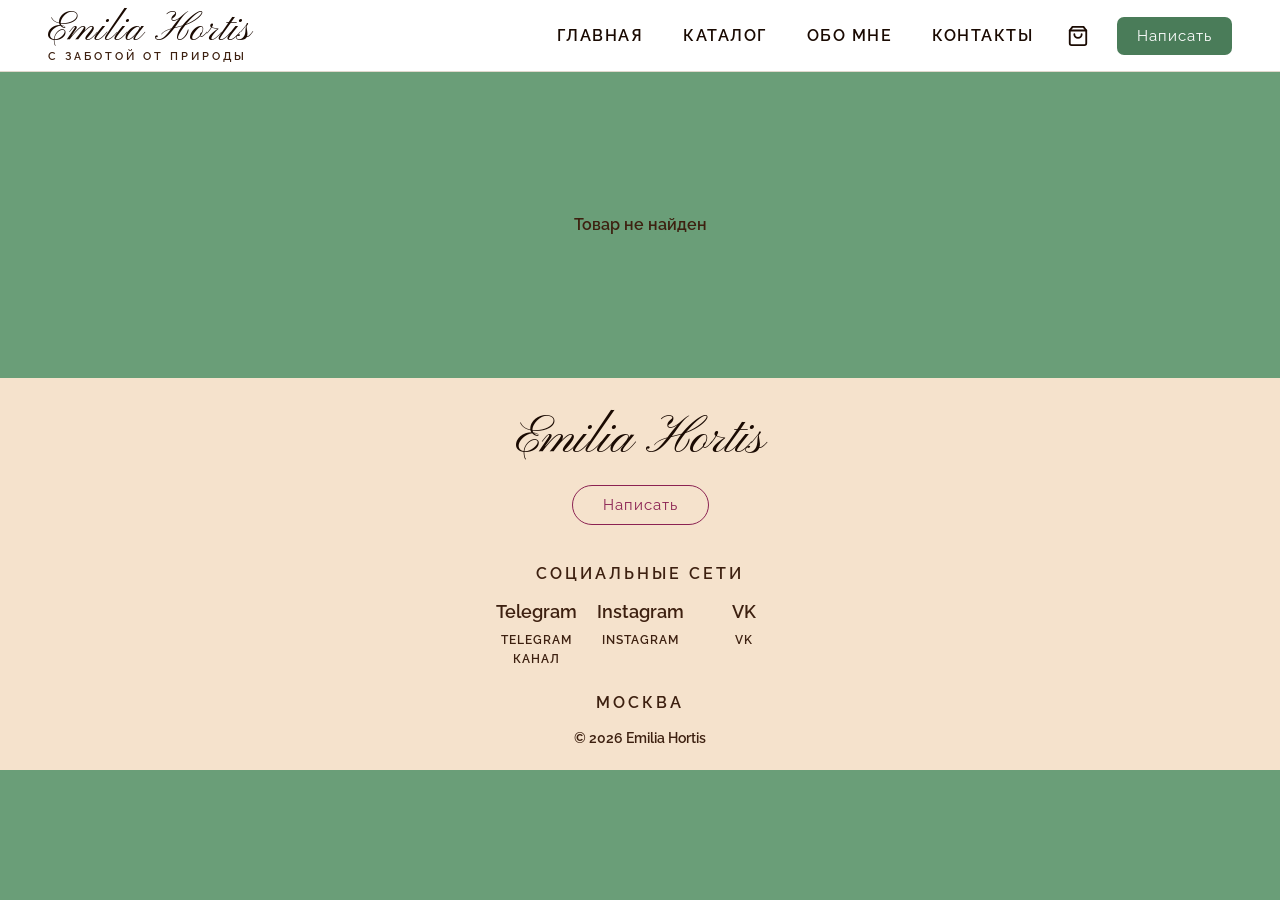
<file: product.html>
<!DOCTYPE html>
<html lang="ru">
<head>
  <meta charset="UTF-8">
  <meta name="viewport" content="width=device-width, initial-scale=1.0">
  <title>Товар — Emilia Hortis</title>
  <link rel="stylesheet" href="style.css?v=56">
  <style>
    .product-page {
      max-width: 900px;
      margin: 60px auto;
      padding: 0 48px;
      display: grid;
      grid-template-columns: 1fr 1fr;
      gap: 56px;
      align-items: start;
    }
    .product-page-img {
      width: 100%;
      aspect-ratio: 1;
      object-fit: contain;
      border-radius: 16px;
      background: linear-gradient(135deg, #dff0e6, #ede5d5);
      display: block;
    }
    .product-page-placeholder {
      width: 100%;
      aspect-ratio: 1;
      border-radius: 16px;
      background: linear-gradient(135deg, #dff0e6, #ede5d5);
      display: flex;
      align-items: center;
      justify-content: center;
    }
    .carousel-wrap {
      position: relative;
      width: 100%;
      border-radius: 16px;
      overflow: hidden;
      background: linear-gradient(135deg, #dff0e6, #ede5d5);
      aspect-ratio: 1;
    }
    .carousel-track {
      position: absolute;
      inset: 0;
      display: flex;
      transition: transform 0.3s ease;
    }
    .carousel-slide {
      min-width: 100%;
      height: 100%;
      object-fit: contain;
      display: block;
      flex-shrink: 0;
    }
    .carousel-slide-ph {
      min-width: 100%;
      height: 100%;
      display: flex;
      align-items: center;
      justify-content: center;
      flex-shrink: 0;
    }
    .carousel-btn {
      position: absolute;
      top: 50%;
      transform: translateY(-50%);
      background: rgba(0,0,0,0.35);
      color: #fff;
      border: none;
      border-radius: 50%;
      width: 36px;
      height: 36px;
      font-size: 22px;
      cursor: pointer;
      display: flex;
      align-items: center;
      justify-content: center;
      z-index: 2;
    }
    .carousel-btn:hover { background: rgba(0,0,0,0.55); }
    .carousel-prev { left: 8px; }
    .carousel-next { right: 8px; }
    .carousel-dots {
      position: absolute;
      bottom: 10px;
      left: 50%;
      transform: translateX(-50%);
      display: flex;
      gap: 6px;
      z-index: 2;
    }
    .carousel-dot {
      width: 8px;
      height: 8px;
      border-radius: 50%;
      background: rgba(255,255,255,0.5);
      cursor: pointer;
      transition: background 0.2s;
    }
    .carousel-dot.active { background: #fff; }
    .product-page-info { display: flex; flex-direction: column; gap: 18px; }
    .product-page-back {
      font-family: 'Cormorant Garamond', serif;
      font-size: 14px;
      letter-spacing: 1px;
      color: var(--muted);
      display: inline-flex;
      align-items: center;
      gap: 6px;
      margin-bottom: 4px;
      transition: color 0.18s;
    }
    .product-page-back:hover { color: var(--text); }
    .product-page-name {
      font-family: 'Cormorant Garamond', serif;
      font-size: 36px;
      font-style: normal;
      color: var(--text);
      line-height: 1.2;
    }
    .product-page-skin {
      font-size: 14px;
      color: var(--muted);
      margin-top: -10px;
    }
    .product-page-desc {
      font-size: 16px;
      color: #1a0a02;
      line-height: 1.7;
      white-space: pre-line;
    }
    .product-page-meta {
      display: flex;
      gap: 24px;
      align-items: center;
      padding: 16px 0;
      border-top: 1px solid var(--border);
      border-bottom: 1px solid var(--border);
    }
    .product-page-weight { font-size: 14px; color: var(--muted); }
    .product-page-price { font-size: 28px; font-weight: 700; color: var(--text); }
    .product-page-price-ask { font-size: 15px; color: var(--muted); font-style: normal; }
    .btn-tg-big {
      display: block;
      width: 100%;
      border: none;
      cursor: pointer;
      padding: 16px;
      background: var(--green);
      color: white;
      border-radius: 10px;
      text-align: center;
      font-family: 'Cormorant Garamond', serif;
      font-size: 17px;
      letter-spacing: 1px;
      transition: background 0.18s;
    }
    .btn-tg-big:hover { background: var(--green2); }
    .btn-cart { margin-top: 10px; background: var(--green2); }
    .btn-cart:hover { background: #2e5039; }
    .cart-toast {
      display: none;
      margin-top: 8px;
      text-align: center;
      font-size: 14px;
      color: var(--green);
      font-weight: 600;
    }

    @media (max-width: 700px) {
      .product-page { grid-template-columns: 1fr; gap: 28px; padding: 0 20px; margin: 36px auto; }
    }
  </style>
</head>
<body>

  <div class="product-page" id="product-page">
    <div style="grid-column:1/-1;text-align:center;padding:80px;color:var(--muted)">Загрузка...</div>
  </div>

  <script>document.write('<script src="products.js?v=' + Date.now() + '"><\/script>')</script>
  <script src="nav.js?v=10"></script>
  <script>
  const CAT_LABEL = {
    soap: 'Мыло', face: 'Для лица', body: 'Для тела', hair: 'Для волос', tea: 'Чаи', set: 'Наборы'
  };
  const CAT_PAGE = {
    soap: 'soap.html', face: 'cosmetics.html?cat=face',
    body: 'cosmetics.html?cat=body', hair: 'cosmetics.html?cat=hair',
    tea: 'teas.html', set: 'sets.html'
  };

  const id = parseInt(new URLSearchParams(location.search).get('id'));
  const p  = PRODUCTS.find(x => x.id === id);
  const container = document.getElementById('product-page');

  if (!p) {
    container.innerHTML = '<div style="grid-column:1/-1;text-align:center;padding:80px;color:var(--muted)">Товар не найден</div>';
  } else {
    document.title = `${p.name.replace(/ для .+/, '')} — Emilia Hortis`;
    const backHref = CAT_PAGE[p.category]  || 'cosmetics.html';
    const backLabel= CAT_LABEL[p.category] || 'Каталог';
    const priceHtml  = p.price  ? `<span class="product-page-price">${p.price.toLocaleString('ru')} ₽</span>` : '';
    const weightHtml = p.weight ? `<span class="product-page-weight">от ${p.weight}</span>` : '';

    const _skinRe  = /^(всех|сухой|жирной|комбинированной|нормальной|чувствительной)/i;
    const _dIdx    = p.name.indexOf(' для ');
    const _isSkin  = _dIdx !== -1 && _skinRe.test(p.name.slice(_dIdx + 5));
    const _isClean = !_isSkin && p.name.endsWith(' Очищающее');
    const mainName = _isSkin ? p.name.slice(0, _dIdx) : (_isClean ? p.name.slice(0, -' Очищающее'.length) : p.name);
    const nameSub  = _isSkin ? p.name.slice(_dIdx + 1) : (_isClean ? 'Очищающее' : '');

    const allImages = [p.image, ...(p.images || [])].filter(Boolean);

    container.innerHTML = `
      <div id="carousel-container"></div>
      <div class="product-page-info">
        <a href="${backHref}" class="product-page-back">← ${backLabel}</a>
        <div class="product-page-name">${mainName.replace('«7 трав»', '<br>«7 трав»')}</div>
        ${nameSub ? `<div class="product-page-skin">${nameSub}</div>` : ''}
        <div class="product-page-desc">${p.description.replace(/^Для [^\n]*\n*/i, '').replace(/\n/g, '<br>')}</div>
        <div class="product-page-meta">${weightHtml}${priceHtml}</div>
        <div class="contact-menu">
          <button class="btn-tg-big" onclick="toggleContactMenu(this)">Написать</button>
          <div class="contact-dropdown">
            <a href="https://t.me/EmiliyaT" target="_blank">Telegram</a>
            <a href="https://max.ru/u/f9LHodD0cOJED4Pjd_kQjh36VllBLFJ6e9O1iuunwgQ6yELzlDR-bTbPFfg" target="_blank">MAX</a>
          </div>
        </div>
        <button class="btn-tg-big btn-cart" onclick="addToCart(${p.id}, '${p.name.replace(/'/g,"\\'")}')">В корзину</button>
        <div class="cart-toast" id="cart-toast">Добавлено в корзину ✓</div>
      </div>`;

    buildCarousel(document.getElementById('carousel-container'), allImages);
  }

  function buildCarousel(el, images) {
    if (images.length === 0) {
      el.innerHTML = leafPlaceholderHTML('product-page-placeholder');
      return;
    }
    if (images.length === 1) {
      el.innerHTML = `<img class="product-page-img" src="${images[0]}" alt=""
        onerror="this.outerHTML=leafPlaceholderHTML('product-page-placeholder')">`;
      return;
    }

    const slides = images.map(src =>
      `<img class="carousel-slide" src="${src}"
         onerror="this.outerHTML=leafPlaceholderHTML('carousel-slide-ph')">`
    ).join('');
    const dots = images.map((_, i) =>
      `<div class="carousel-dot${i === 0 ? ' active' : ''}" onclick="carouselGo(${i})"></div>`
    ).join('');

    el.innerHTML = `
      <div class="carousel-wrap" id="cw">
        <div class="carousel-track" id="ct">${slides}</div>
        <button class="carousel-btn carousel-prev" onclick="carouselPrev()">‹</button>
        <button class="carousel-btn carousel-next" onclick="carouselNext()">›</button>
        <div class="carousel-dots" id="cdots">${dots}</div>
      </div>`;

    let carouselIdx = 0;
    const track  = document.getElementById('ct');
    const dotEls = Array.from(document.querySelectorAll('.carousel-dot'));
    const total  = images.length;
    let touchX   = 0;

    window.carouselGo   = function(idx) {
      carouselIdx = ((idx % total) + total) % total;
      track.style.transform = `translateX(-${carouselIdx * 100}%)`;
      dotEls.forEach((d, i) => d.classList.toggle('active', i === carouselIdx));
    };
    window.carouselPrev = function() { window.carouselGo(carouselIdx - 1); };
    window.carouselNext = function() { window.carouselGo(carouselIdx + 1); };

    const wrap = document.getElementById('cw');
    wrap.addEventListener('touchstart', e => { touchX = e.touches[0].clientX; }, { passive: true });
    wrap.addEventListener('touchend',   e => {
      const dx = e.changedTouches[0].clientX - touchX;
      if (Math.abs(dx) > 40) window.carouselGo(carouselIdx + (dx < 0 ? 1 : -1));
    });
  }
</script>
</body>
</html>
</file>
<file: style.css>
@import url('https://fonts.googleapis.com/css2?family=Marck+Script&family=Pinyon+Script&family=Raleway:wght@400;500;600;700&display=swap');

*, *::before, *::after { margin: 0; padding: 0; box-sizing: border-box; }

html { scroll-padding-top: 72px; }

:root {
  --cream:   #faf7f2;
  --cream2:  #f2ece2;
  --green:   #4a7c59;
  --green2:  #3a6347;
  --brown:   #2a1a0e;
  --text:    #1a0a02;
  --muted:   #3d2010;
  --border:  #e0d8cc;
  --white:   #ffffff;
  --shadow:  0 2px 12px rgba(0,0,0,0.07);
  --shadow2: 0 8px 28px rgba(0,0,0,0.11);
}

body {
  font-family: 'Raleway', sans-serif;
  background: #6a9e78;
  color: var(--text);
  line-height: 1.6;
  font-weight: 600;
}

a { text-decoration: none; color: inherit; }

/* ─── HEADER ─── */
header {
  background: var(--white);
  border-bottom: 1px solid var(--border);
  padding: 0 48px;
  position: sticky;
  top: 0;
  z-index: 100;
  display: flex;
  align-items: center;
  justify-content: space-between;
  height: 72px;
}

.logo { display: flex; flex-direction: column; line-height: 1; }
.logo-title {
  font-family: 'Pinyon Script', 'Marck Script', cursive;
  font-size: 40px;
  color: var(--text);
  letter-spacing: 1px;
  font-weight: 400;
}
.logo-sub {
  font-family: 'Raleway', sans-serif;
  font-size: 11px;
  letter-spacing: 3px;
  color: var(--muted);
  text-transform: uppercase;
  margin-top: 1px;
}

.main-nav { display: flex; align-items: center; gap: 4px; }

.nav-link {
  display: block;
  padding: 10px 18px;
  font-family: 'Raleway', sans-serif;
  font-size: 16px;
  letter-spacing: 1.5px;
  color: var(--text);
  text-transform: uppercase;
  border-radius: 5px;
  transition: background 0.18s, color 0.18s;
  cursor: pointer;
  white-space: nowrap;
}
.nav-link:hover, .nav-link.active {
  background: #f9d8cc;
  color: var(--text);
}

.nav-cart {
  position: relative;
  display: flex;
  align-items: center;
  padding: 8px 12px;
  color: var(--text);
  border-radius: 5px;
  transition: background 0.18s;
}
.nav-cart:hover { background: #f9d8cc; }
.nav-cart.active { background: #f9d8cc; }
.cart-badge {
  position: absolute;
  top: 2px;
  right: 2px;
  background: var(--green);
  color: #fff;
  border-radius: 50%;
  width: 17px;
  height: 17px;
  font-size: 10px;
  font-weight: 700;
  align-items: center;
  justify-content: center;
}

.nav-contact-btn {
  background: none;
  border: none;
  font-family: inherit;
  font-size: inherit;
  font-weight: inherit;
  letter-spacing: inherit;
  color: inherit;
  cursor: pointer;
}

.btn-tg {
  margin-left: 12px;
  padding: 10px 20px;
  background: #4a7c59;
  color: var(--white);
  border: none;
  cursor: pointer;
  border-radius: 7px;
  font-family: 'Raleway', sans-serif;
  font-size: 15px;
  letter-spacing: 1px;
  transition: background 0.18s;
  white-space: nowrap;
}
.btn-tg:hover { background: var(--green2); }

/* Telegram/MAX choice dropdown под кнопкой «Написать»/«Заказать» */
.contact-menu { position: relative; }
.contact-dropdown {
  display: none;
  position: absolute;
  top: calc(100% + 6px);
  left: 0;
  background: var(--white);
  border: 1px solid var(--border);
  border-radius: 10px;
  box-shadow: var(--shadow2);
  min-width: 160px;
  padding: 6px;
  z-index: 200;
}
.contact-dropdown.open { display: block; }
.contact-dropdown a {
  display: block;
  padding: 9px 14px;
  border-radius: 6px;
  font-family: 'Raleway', sans-serif;
  font-size: 14px;
  color: var(--text);
  text-align: left;
  transition: background 0.15s;
}
.contact-dropdown a:hover { background: var(--cream); }

/* ─── HERO ─── */
.hero {
  background-image: linear-gradient(rgba(0,0,0,0.35), rgba(0,0,0,0.35)),
                    url('images/hero3.jpg');
  background-size: cover;
  background-repeat: no-repeat;
  background-position: center 35%;
  min-height: 100vh;
  padding: 100px 48px;
  text-align: center;
  display: flex;
  flex-direction: column;
  align-items: center;
  justify-content: flex-end;
  padding-bottom: 280px;
}
.hero-title {
  font-family: 'Pinyon Script', 'Marck Script', cursive;
  font-size: 220px;
  color: #ffffff;
  line-height: 1;
  margin-top: 180px;
  margin-bottom: -30px;
  font-weight: 400;
}
.hero-sub {
  font-family: 'Raleway', sans-serif;
  font-size: 40px;
  letter-spacing: 5px;
  color: #f0e8d8;
  text-transform: uppercase;
  margin-bottom: 30px;
}
.hero-btns { display: flex; gap: 14px; justify-content: center; flex-wrap: wrap; }
.btn-primary {
  padding: 14px 36px;
  background: #6a9e78;
  color: var(--white);
  border-radius: 7px;
  font-family: 'Raleway', sans-serif;
  font-size: 15px;
  letter-spacing: 2px;
  text-transform: uppercase;
  transition: background 0.18s;
}
.btn-primary:hover { background: #4a7c59; }
.btn-outline {
  padding: 14px 36px;
  background: #6a9e78;
  color: #ffffff;
  border: 2px solid #6a9e78;
  cursor: pointer;
  border-radius: 7px;
  font-family: 'Raleway', sans-serif;
  font-size: 15px;
  letter-spacing: 2px;
  text-transform: uppercase;
  transition: background 0.18s, color 0.18s;
}
.btn-outline:hover { background: #4a7c59; color: var(--white); border-color: #4a7c59; }

/* ─── SECTION ─── */
.section { padding: 64px 48px; }
.section-alt { background: var(--white); }

.section-title {
  font-family: 'Raleway', sans-serif;
  font-size: 28px;
  font-style: normal;
  letter-spacing: 3px;
  color: var(--text);
  text-align: center;
  margin-bottom: 44px;
  text-transform: uppercase;
}

/* ─── CATEGORY CARDS (main page) ─── */
.cat-grid {
  display: grid;
  grid-template-columns: repeat(4, 1fr);
  gap: 22px;
  max-width: 1100px;
  margin: 0 auto;
}
.cat-card {
  background: #6a9e78;
  border-radius: 14px;
  padding: 36px 20px;
  text-align: center;
  box-shadow: var(--shadow);
  transition: transform 0.2s, box-shadow 0.2s;
  cursor: pointer;
  display: block;
}
.cat-card:hover { transform: translateY(-5px); box-shadow: var(--shadow2); }
.cat-icon { font-size: 42px; margin-bottom: 14px; font-family: 'Raleway', serif; color: var(--green); }
.cat-icon-tea { filter: brightness(0) invert(1) sepia(1) saturate(5) hue-rotate(100deg) brightness(0.45); }
.cat-name {
  font-family: 'Raleway', sans-serif;
  font-size: 20px;
  font-style: normal;
  color: var(--text);
  margin-bottom: 6px;
}
.cat-desc { font-size: 13px; color: var(--muted); letter-spacing: 1px; }

/* ─── PRODUCT GRID ─── */
.products-grid {
  display: grid;
  grid-template-columns: repeat(auto-fill, minmax(220px, 1fr));
  gap: 24px;
  max-width: 1100px;
  margin: 0 auto;
}

.product-card {
  background: var(--white);
  border-radius: 12px;
  box-shadow: var(--shadow);
  transition: transform 0.2s, box-shadow 0.2s;
  display: flex;
  flex-direction: column;
}
.product-card:hover { transform: translateY(-4px); box-shadow: var(--shadow2); }

.product-img {
  width: 100%;
  aspect-ratio: 1;
  object-fit: cover;
  background: linear-gradient(135deg, #dff0e6, #ede5d5);
  display: block;
  border-radius: 12px 12px 0 0;
}
.product-img-placeholder {
  width: 100%;
  aspect-ratio: 1;
  background: linear-gradient(135deg, #dff0e6, #ede5d5);
  display: flex;
  align-items: center;
  justify-content: center;
  border-radius: 12px 12px 0 0;
}
.leaf-placeholder-icon { width: 42%; height: 42%; color: var(--green); }

.product-info { padding: 16px; display: flex; flex-direction: column; flex: 1; }
.product-name {
  font-family: 'Raleway', sans-serif;
  font-size: 17px;
  font-weight: 600;
  color: var(--text);
  margin-bottom: 4px;
}
.product-cat-label {
  font-size: 12px;
  font-weight: 400;
  color: var(--muted);
  letter-spacing: 0.3px;
  margin-bottom: 4px;
}
.product-skin {
  font-size: 12px;
  font-weight: 400;
  color: var(--muted);
  letter-spacing: 0.3px;
  margin-bottom: 6px;
}
.product-desc {
  font-size: 13px;
  color: #1a0a02;
  line-height: 1.5;
  margin-bottom: 12px;
  flex: 1;
}
.product-meta {
  display: flex;
  justify-content: space-between;
  align-items: center;
  margin-bottom: 12px;
}
.product-weight { font-size: 12px; color: var(--text); }
.product-price { font-size: 16px; font-weight: 700; color: var(--text); }
.product-btn {
  width: 100%;
  padding: 9px;
  background: var(--green);
  color: var(--white);
  border: none;
  border-radius: 7px;
  font-family: 'Raleway', sans-serif;
  font-size: 14px;
  letter-spacing: 0.5px;
  cursor: pointer;
  transition: background 0.18s;
}
.product-btn:hover { background: var(--green2); }
.btn-add-cart {
  display: block;
  width: 100%;
  padding: 8px 0;
  background: none;
  border: 1.5px solid var(--green);
  border-radius: 8px;
  color: var(--green);
  font-family: 'Raleway', sans-serif;
  font-size: 13px;
  letter-spacing: 0.5px;
  cursor: pointer;
  transition: background 0.18s, color 0.18s;
}
.btn-add-cart:hover { background: var(--green); color: #fff; }
.btn-add-cart:disabled { background: var(--green); color: #fff; opacity: 0.8; cursor: default; }
.card-qty-ctrl { display: flex; flex-direction: column; align-items: center; gap: 4px; }
.card-in-cart-label { font-size: 11px; color: var(--green); letter-spacing: 0.3px; font-weight: 600; }
.card-qty-row { display: flex; align-items: center; gap: 8px; }
.qty-btn {
  width: 28px;
  height: 28px;
  border: 1.5px solid var(--green);
  border-radius: 50%;
  background: none;
  color: var(--green);
  font-size: 17px;
  line-height: 1;
  cursor: pointer;
  display: flex;
  align-items: center;
  justify-content: center;
  transition: background 0.18s, color 0.18s;
}
.qty-btn:hover { background: var(--green); color: #fff; }
.qty-val { font-size: 16px; font-weight: 600; min-width: 22px; text-align: center; color: var(--text); }
.btn-cart-send { background: none; border: 1.5px solid var(--green); color: var(--green); }
.btn-cart-send:hover { background: var(--green); color: #fff; }

/* ─── FILTER TABS (cosmetics page) ─── */
.filter-bar {
  display: flex;
  gap: 8px;
  justify-content: center;
  flex-wrap: wrap;
  margin-bottom: 16px;
}
.filter-tab {
  padding: 9px 22px;
  border-radius: 30px;
  border: 1px solid var(--border);
  background: var(--white);
  font-family: 'Raleway', sans-serif;
  font-size: 15px;
  letter-spacing: 1px;
  color: var(--text);
  cursor: pointer;
  transition: background 0.18s, color 0.18s, border-color 0.18s;
}
.filter-tab:hover { border-color: var(--text); color: var(--text); }
.filter-tab.active {
  background: var(--green);
  color: var(--white);
  border-color: var(--green);
}

.sub-filter-bar {
  display: none;
  gap: 8px;
  justify-content: center;
  flex-wrap: wrap;
  margin-bottom: 36px;
}
.sub-filter-bar.visible { display: flex; }
.sub-filter-tab {
  padding: 6px 16px;
  border-radius: 20px;
  border: 1px solid var(--border);
  background: var(--white);
  font-family: 'Raleway', sans-serif;
  font-size: 13px;
  letter-spacing: 1px;
  color: var(--muted);
  cursor: pointer;
  transition: background 0.18s, color 0.18s;
}
.sub-filter-tab:hover { color: var(--text); border-color: var(--text); }
.sub-filter-tab.active { background: var(--cream2); color: var(--text); border-color: var(--text); }

/* ─── PAGE HERO (inner pages) ─── */
.page-hero {
  background: #f5e2cc;
  padding: 50px 48px;
  text-align: center;
  position: relative;
}
.page-hero-back {
  position: absolute;
  top: 18px;
  left: 24px;
  font-size: 14px;
  letter-spacing: 0.5px;
  color: var(--muted);
  display: inline-flex;
  align-items: center;
  gap: 5px;
  transition: color 0.18s;
}
.page-hero-back:hover { color: var(--text); }
.page-hero-title {
  font-family: 'Marck Script', cursive;
  font-size: 52px;
  font-weight: 400;
  font-style: normal;
  letter-spacing: 5px;
  color: var(--text);
  text-transform: uppercase;
  margin-bottom: 8px;
}
.page-hero-sub {
  font-size: 14px;
  letter-spacing: 2px;
  color: var(--muted);
}

/* ─── EMPTY STATE ─── */
.empty-state {
  text-align: center;
  padding: 80px 20px;
  color: var(--muted);
  font-size: 16px;
  font-style: normal;
  grid-column: 1 / -1;
}

/* ─── FOOTER ─── */
footer {
  background: #f5e2cc;
  color: var(--text);
  text-align: center;
  padding: 20px 48px;
}
.footer-logo {
  font-family: 'Pinyon Script', 'Marck Script', cursive;
  font-size: 52px;
  color: var(--text);
  margin-bottom: 4px;
  font-weight: 400;
}
.footer-sub {
  font-size: 16px;
  letter-spacing: 3px;
  text-transform: uppercase;
  color: var(--muted);
  margin-bottom: 36px;
}
.footer-cta-wrap { display: inline-block; margin-bottom: 36px; }
.footer-cta {
  padding: 10px 30px;
  border: 1.5px solid #8b2252;
  border-radius: 30px;
  background: none;
  font-family: 'Raleway', sans-serif;
  font-size: 15px;
  letter-spacing: 1px;
  color: #8b2252;
  cursor: pointer;
  transition: background 0.18s, color 0.18s;
}
.footer-cta:hover { background: #8b2252; color: var(--white); }
.footer-links { display: flex; align-items: flex-start; gap: 24px; justify-content: center; flex-wrap: wrap; margin-bottom: 20px; }
.footer-links a, .footer-links button {
  font-size: 18px;
  color: var(--muted);
  background: none;
  border: none;
  padding: 0;
  font-family: inherit;
  cursor: pointer;
  transition: color 0.18s;
}
.footer-links a:hover, .footer-links button:hover { color: var(--text); }
.footer-icon { display: flex; flex-direction: column; align-items: center; gap: 4px; width: 80px; }
.footer-icon img { width: 28px; height: 28px; transition: opacity 0.18s; }
.footer-icon:hover img { opacity: 0.7; }
.footer-icon span {
  font-family: 'Raleway', sans-serif;
  font-size: 12px;
  letter-spacing: 1px;
  text-transform: uppercase;
  color: var(--muted);
  text-align: center;
}
.footer-copy { font-size: 14px; color: var(--muted); }

/* ─── ABOUT ─── */
.about-section { background: #f9d8cc; padding: 64px 0; }
.about-inner {
  width: 100%;
  display: flex;
  flex-direction: row;
  align-items: center;
  gap: 48px;
  padding: 0 60px;
}
.about-text {
  width: 100%;
  font-size: 21px;
  line-height: 1.5;
  color: var(--text);
  text-align: center;
}
.about-img {
  width: 40%;
  height: auto;
  object-fit: cover;
  border-radius: 20px;
  box-shadow: 0 8px 28px rgba(0,0,0,0.12);
}

/* ─── RESPONSIVE ─── */
@media (max-width: 768px) {
  header { padding: 0 20px; height: auto; flex-wrap: wrap; gap: 10px; padding: 12px 20px; }
  .main-nav { flex-wrap: wrap; gap: 2px; }
  .nav-link { font-size: 11px; padding: 6px 10px; letter-spacing: 1px; }
  .btn-tg { font-size: 12px; padding: 7px 13px; margin-left: 6px; }
  .btn-primary { font-size: 12px; padding: 10px 22px; letter-spacing: 1px; }
  .btn-outline { font-size: 12px; padding: 10px 22px; letter-spacing: 1px; }
  html { scroll-padding-top: 140px; }
  .hero { padding: 60px 20px; padding-bottom: 360px; background-image: linear-gradient(rgba(0,0,0,0.35), rgba(0,0,0,0.35)), url('images/hero-mobile.jpg') !important; background-size: cover !important; background-position: center 30% !important; min-height: 115vh; }
  .hero-btns { flex-direction: column; align-items: center; }
  .footer-links { flex-direction: row; flex-wrap: nowrap; gap: 16px; justify-content: center; }
  .hero-title { font-size: 86px; margin-top: 40px; margin-bottom: 6px; }
  .hero-sub { font-size: 17px; letter-spacing: 2px; margin-bottom: 20px; }
  .section { padding: 48px 20px; }
  .cat-grid { grid-template-columns: repeat(2, 1fr); }
  .products-grid { grid-template-columns: repeat(2, 1fr); gap: 14px; }
  .cat-card { padding: 12px 8px; border-radius: 10px; }
  .cat-icon { font-size: 22px; margin-bottom: 6px; }
  .cat-name { font-size: 18px; }
  .cat-desc { font-size: 13px; }
  .product-info { padding: 8px; }
  .product-name { font-size: 12px; }
  .product-cat-label { font-size: 10px; }
  .product-skin { font-size: 10px; }
  .product-desc { font-size: 11px; margin-bottom: 8px; }
  .product-weight { font-size: 11px; }
  .btn-add-cart { font-size: 11px; padding: 7px 10px; }
  .card-in-cart-label { font-size: 10px; }
  .qty-val { font-size: 13px; }
  .qty-btn { width: 24px; height: 24px; font-size: 16px; }
  .about-section { padding: 48px 0 4px; }
  .about-inner { padding: 0 12px; flex-direction: column; gap: 16px; }
  .about-img { width: 75%; }
  .about-text { font-size: 17px; text-align: center; }
  .page-hero { padding: 36px 20px; }
  .page-hero-title { font-size: 26px; letter-spacing: 2px; }
}

@media (max-width: 480px) {
  .hero-title { font-size: 68px; margin-top: 20px; margin-bottom: 6px; }
  .hero-sub { font-size: 15px; letter-spacing: 1.5px; margin-bottom: 20px; }
  .cat-grid { grid-template-columns: repeat(2, 1fr); }
  .products-grid { grid-template-columns: repeat(2, 1fr); gap: 10px; }
  .product-info { padding: 6px; }
}
</file>
